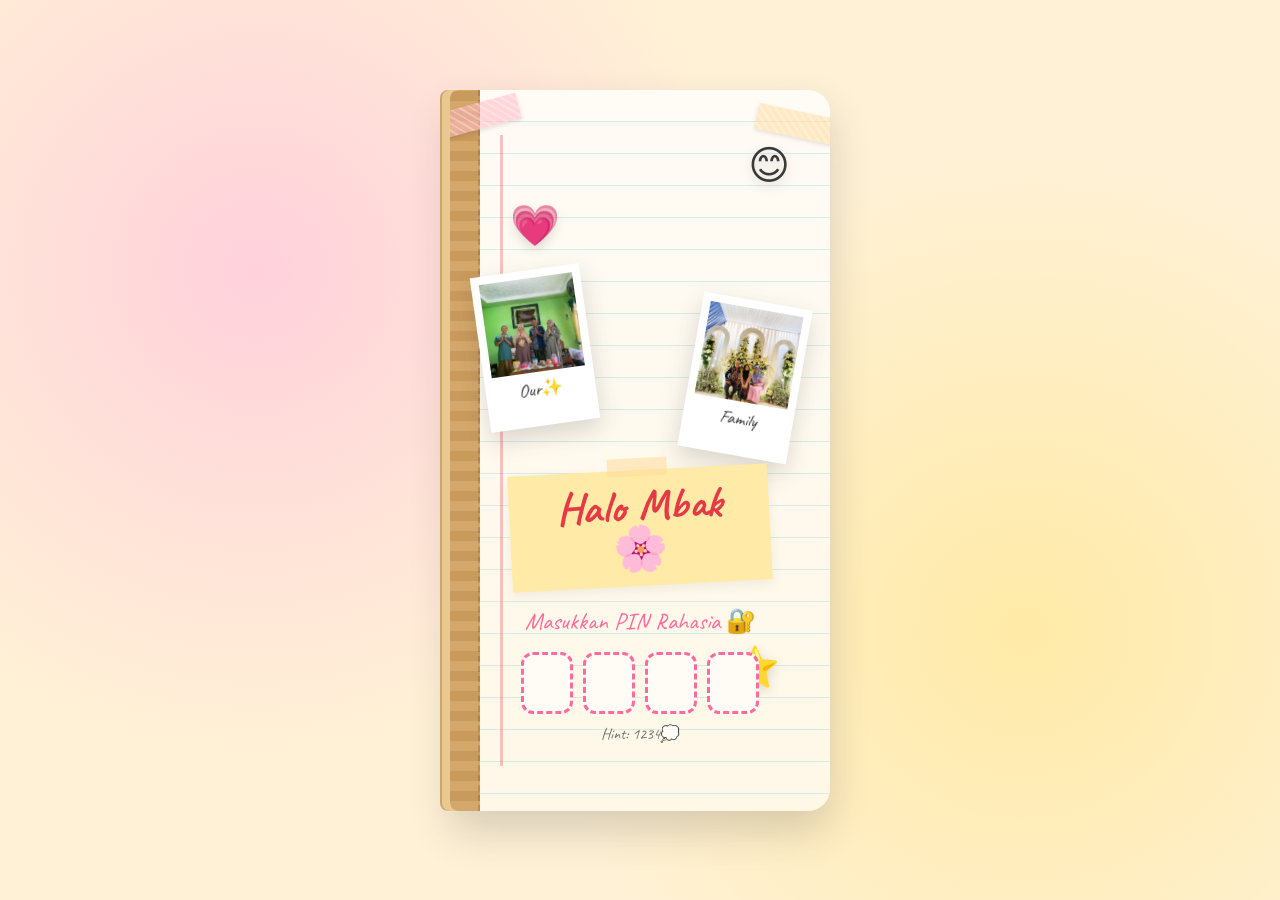
<file: Aqila/index.html>
<!DOCTYPE html>
<html lang="id">
<head>
<meta charset="UTF-8" />
<meta name="viewport" content="width=device-width, initial-scale=1.0, maximum-scale=1.0, user-scalable=no" />
<meta name="theme-color" content="#FFEAA7" />
<meta name="description" content="Love Scrapbook - A Cute Digital Diary" />
<title>Aqila Punya💕</title>

<link rel="preconnect" href="https://fonts.googleapis.com">
<link rel="preconnect" href="https://fonts.gstatic.com" crossorigin>
<link href="https://fonts.googleapis.com/css2?family=Fredoka:wght@400;500;600;700&family=Caveat:wght@400;700&family=Kalam:wght@300;400;700&family=Nunito:wght@400;600;800&display=swap" rel="stylesheet">

<link rel="stylesheet" href="style.css" />
</head>
<body>

<!-- ============ LOADING SCREEN ============ -->
<div id="loading" class="loading">
  <div class="loading-inner">
    <div class="loading-heart">💕</div>
    <p>Tunggu dulu bentar....</p>
  </div>
</div>

<!-- ============ FLOATING BACKGROUND DECORATIONS ============ -->
<div class="bg-decor" aria-hidden="true">
  <span class="float-el heart">💖</span>
  <span class="float-el heart" style="--delay:2s">💕</span>
  <span class="float-el star" style="--delay:1s">⭐</span>
  <span class="float-el star" style="--delay:3s">✨</span>
  <span class="float-el flower" style="--delay:0.5s">🌸</span>
  <span class="float-el flower" style="--delay:2.5s">🌷</span>
  <span class="float-el cloud" style="--delay:1.5s">☁️</span>
  <span class="float-el ribbon">🎀</span>
  <span class="float-el duck" style="--delay:4s">🦆</span>
  <span class="float-el bunny" style="--delay:3.5s">🐰</span>
</div>

<!-- ============ PIN SCREEN ============ -->
<section id="pinScreen" class="screen pin-screen active">
  <div class="notebook">
    <div class="notebook-spine"></div>
    <div class="notebook-lines" aria-hidden="true"></div>

    <div class="tape tape-top-left"></div>
    <div class="tape tape-top-right"></div>

    <div class="sticker sticker-smile">😊</div>
    <div class="sticker sticker-heart">💗</div>
    <div class="sticker sticker-star">⭐</div>

  <!-- Polaroid 1 dengan foto -->
<div class="polaroid polaroid-1">
  <div class="polaroid-img" style="background-image: url('assets/gambar/hero.webp'); background-size: cover; background-position: center;"></div>
  <div class="polaroid-caption">Our✨</div>
</div>

<!-- Polaroid 2 dengan foto -->
<div class="polaroid polaroid-2">
  <div class="polaroid-img" style="background-image: url('assets/gambar/photo7.webp'); background-size: cover; background-position: center;"></div>
  <div class="polaroid-caption">Family</div>
</div>

    <div class="sticky-note sticky-halo">
      <h1 class="handwritten">Halo Mbak 🌸</h1>
    </div>

    <div class="pin-box">
      <p class="pin-label">Masukkan PIN Rahasia 🔐</p>
      <div class="pin-inputs">
        <input type="tel" maxlength="1" inputmode="numeric" class="pin-input" data-idx="0" aria-label="PIN digit 1" />
        <input type="tel" maxlength="1" inputmode="numeric" class="pin-input" data-idx="1" aria-label="PIN digit 2" />
        <input type="tel" maxlength="1" inputmode="numeric" class="pin-input" data-idx="2" aria-label="PIN digit 3" />
        <input type="tel" maxlength="1" inputmode="numeric" class="pin-input" data-idx="3" aria-label="PIN digit 4" />
      </div>
      <p class="pin-hint">Hint: 1234💭</p>
      <div class="pin-error" id="pinError">SALAH jir, tolol banget💔</div>
    </div>
  </div>
</section>

<!-- ============ MAIN APP ============ -->
<main id="app" class="app">

  <!-- COVER / HOME -->
  <section class="page page-cover active" data-page="cover">
    <div class="scrapbook-page">
      <div class="tape tape-cover-1"></div>
      <div class="tape tape-cover-2"></div>
      <div class="tape tape-cover-3"></div>

      <div class="photo-frame photo-big tilt-left">
        <div class="photo" data-key="cover1" aria-label="Photo"></div>
        <div class="photo-caption handwritten">My Lovely 💕</div>
      </div>

      <div class="photo-frame photo-big tilt-right">
        <div class="photo" data-key="cover2" aria-label="Photo"></div>
        <div class="photo-caption handwritten">my favorite person</div>
      </div>

      <h1 class="cover-title" id="coverTitle">
        <span class="cover-pre">Hadiah kecil</span>
        <span class="cover-main" id="coverMainText">Buat</span>
      </h1>
      <p class="cover-name handwritten" id="coverName">Aqila 💖</p>

      <div class="cover-deco" aria-hidden="true">
        <span>🎀</span><span>🌸</span><span>⭐</span><span>🎈</span>
        <span>🐰</span><span>🧁</span><span>🍒</span><span>💝</span>
        <span>🎁</span><span>🌷</span>
      </div>
    </div>
  </section>

  <!-- PAGE: PHOTO ALBUM -->
  <section class="page" data-page="album">
    <div class="scrapbook-page">
      <div class="page-header">
        <span class="page-num">01</span>
        <h2 class="handwritten">Our Memories 📸</h2>
        <div class="washi-tape"></div>
      </div>
      <div class="album-grid" id="albumGrid"></div>
    </div>
  </section>

  <!-- PAGE: MINI GAMES -->
  <section class="page" data-page="games">
    <div class="scrapbook-page">
      <div class="page-header">
        <span class="page-num">02</span>
        <h2 class="handwritten">Mini Games 🎮</h2>
        <div class="washi-tape"></div>
      </div>
      <div class="game-menu">
        <button class="game-card" data-game="polaroid"><span class="g-ico">📷</span><span>Open Polaroid</span></button>
        <button class="game-card" data-game="sticker"><span class="g-ico">🎟️</span><span>Sticker Hunt</span></button>
        <button class="game-card" data-game="envelope"><span class="g-ico">💌</span><span>Love Letter</span></button>
        <button class="game-card" data-game="memory"><span class="g-ico">🧩</span><span>Memory Puzzle</span></button>
        <button class="game-card" data-game="gacha"><span class="g-ico">🎰</span><span>Fortune Gacha</span></button>
        <button class="game-card" data-game="wheel"><span class="g-ico">🎡</span><span>Spin Wheel</span></button>
        <button class="game-card" data-game="hidden"><span class="g-ico">💞</span><span>Hidden Hearts</span></button>
      </div>
    </div>
  </section>

  <!-- PAGE: LOVE LETTER -->
  <section class="page" data-page="letter">
    <div class="scrapbook-page letter-page">
      <div class="page-header">
        <span class="page-num">03</span>
        <h2 class="handwritten">Culat💌</h2>
        <div class="washi-tape"></div>
      </div>
      <div class="letter-paper">
        <div class="letter-lines" aria-hidden="true"></div>
        <div class="letter-date handwritten" id="letterDate"></div>
        <div class="letter-body handwritten" id="letterBody"></div>
        <div class="letter-sign handwritten" id="letterSign"></div>
      </div>
    </div>
  </section>

  <!-- PAGE: PLAYLIST -->
  <section class="page" data-page="playlist">
    <div class="scrapbook-page">
      <div class="page-header">
        <span class="page-num">04</span>
        <h2 class="handwritten">Our Playlist 🎵</h2>
        <div class="washi-tape"></div>
      </div>
      <div class="playlist-list" id="playlistList"></div>
    </div>
  </section>

  <!-- PAGE: QUOTES -->
  <section class="page" data-page="quotes">
    <div class="scrapbook-page">
      <div class="page-header">
        <span class="page-num">05</span>
        <h2 class="handwritten">YHAPING 💭</h2>
        <div class="washi-tape"></div>
      </div>
      <div class="quotes-wall" id="quotesWall"></div>
    </div>
  </section>

  <!-- PAGE: SECRET BOX -->
  <section class="page" data-page="secret">
    <div class="scrapbook-page">
      <div class="page-header">
        <span class="page-num">06</span>
        <h2 class="handwritten">Rahasia Jangan dibuka 🎁</h2>
        <div class="washi-tape"></div>
      </div>
      <div class="secret-box-wrap">
        <div class="gift-box" id="giftBox" role="button" tabindex="0" aria-label="Open secret box">
          <div class="gift-lid"></div>
          <div class="gift-body">
            <span class="gift-ribbon-v"></span>
            <span class="gift-ribbon-h"></span>
          </div>
          <div class="gift-bow">🎀</div>
          <div class="gift-label handwritten">kenapa dibuka💕</div>
        </div>
        <div class="surprise" id="surprise">
          <div class="surprise-content" id="surpriseContent"></div>
        </div>
      </div>
    </div>
  </section>

  <!-- PAGE: GALLERY -->
  <section class="page" data-page="gallery">
    <div class="scrapbook-page">
      <div class="page-header">
        <span class="page-num">07</span>
        <h2 class="handwritten">Foto foto🖼️</h2>
        <div class="washi-tape"></div>
      </div>
      <div class="gallery-grid" id="galleryGrid"></div>
    </div>
  </section>

  <!-- PAGE: TIMELINE -->
  <section class="page" data-page="timeline">
    <div class="scrapbook-page">
      <div class="page-header">
        <span class="page-num">08</span>
        <h2 class="handwritten">Our Journey 🗓️</h2>
        <div class="washi-tape"></div>
      </div>
      <div class="timeline" id="timeline"></div>
    </div>
  </section>

</main>

<!-- ============ MINI GAME OVERLAY ============ -->
<div class="game-overlay" id="gameOverlay" aria-hidden="true">
  <div class="game-modal" id="gameModal">
    <button class="game-close" id="gameClose" aria-label="Close">✕</button>
    <div class="game-content" id="gameContent"></div>
  </div>
</div>

<!-- ============ FLOATING NAVIGATION ============ -->
<nav class="fab-nav" aria-label="Main navigation">
  <button class="fab" data-goto="cover" aria-label="Cover">📖</button>
  <button class="fab" data-goto="album" aria-label="Album">📷</button>
  <button class="fab" data-goto="games" aria-label="Games">🎮</button>
  <button class="fab" data-goto="letter" aria-label="Letter">💌</button>
  <button class="fab" data-goto="playlist" aria-label="Playlist">🎵</button>
  <button class="fab" data-goto="secret" aria-label="Secret">🎁</button>
  <button class="fab sound-toggle" id="soundToggle" aria-label="Toggle sound">🔊</button>
</nav>

<!-- ============ PAGE NAV (PREV/NEXT) ============ -->
<div class="page-nav">
  <button class="page-btn prev" id="prevPage" aria-label="Previous page">◀</button>
  <div class="page-indicator" id="pageIndicator">1 / 9</div>
  <button class="page-btn next" id="nextPage" aria-label="Next page">▶</button>
</div>

<!-- ============ TOUCH EFFECT CANVAS ============ -->
<canvas id="touchCanvas" aria-hidden="true"></canvas>

<!-- ============ CONFETTI LAYER ============ -->
<div class="confetti-layer" id="confettiLayer" aria-hidden="true"></div>

<!-- AUDIO -->
<audio id="bgMusic" loop preload="none"></audio>

<script src="data.js"></script>
<script src="script.js"></script>
</body>
</html>
</file>
<file: Aqila/style.css>
/* ============================================================
   LOVE SCRAPBOOK V4 — KAWAII ROMANTIC DIARY
   ============================================================ */

:root{
  /* Background */
  --cream:#FFF8E7;
  --cream-2:#FFF1D6;
  --yellow:#FFEAA7;
  --peach:#FFD4A3;
  --pink-soft:#FFD1DC;
  --pink:#FFB6C1;
  --white:#FFFBF5;

  /* Accent */
  --pink-deep:#FF6B9D;
  --orange:#FF8C42;
  --sky:#87CEEB;
  --red:#E63946;
  --black:#3A3A3A;

  /* Tape colors */
  --tape-1:rgba(255,182,193,0.55);
  --tape-2:rgba(255,218,155,0.55);
  --tape-3:rgba(173,216,230,0.55);
  --tape-4:rgba(188,232,188,0.55);

  --shadow-soft:0 8px 24px rgba(230,57,70,0.12);
  --shadow-paper:0 4px 12px rgba(58,58,58,0.08);
  --shadow-photo:0 10px 22px rgba(58,58,58,0.18);

  --radius:18px;
  --radius-sm:10px;
}

*{box-sizing:border-box;margin:0;padding:0;-webkit-tap-highlight-color:transparent}
html,body{width:100%;min-height:100%;overflow-x:hidden}
body{
  font-family:'Fredoka','Nunito',system-ui,sans-serif;
  background:
    radial-gradient(circle at 10% 10%, var(--pink-soft) 0%, transparent 40%),
    radial-gradient(circle at 90% 20%, var(--yellow) 0%, transparent 40%),
    radial-gradient(circle at 50% 90%, var(--peach) 0%, transparent 50%),
    var(--cream);
  color:var(--black);
  min-height:100vh;
  position:relative;
  overscroll-behavior-y:none;
}

img{max-width:100%;display:block}
button{font-family:inherit;cursor:pointer;border:none;background:none;color:inherit}
input{font-family:inherit}

/* Typography */
.handwritten{font-family:'Caveat','Kalam',cursive;font-weight:700}
.kalam{font-family:'Kalam',cursive}

/* ============================================================
   LOADING
   ============================================================ */
.loading{
  position:fixed;inset:0;background:var(--cream);
  display:flex;align-items:center;justify-content:center;
  z-index:9999;transition:opacity .6s, visibility .6s;
}
.loading.hide{opacity:0;visibility:hidden}
.loading-inner{text-align:center}
.loading-heart{
  font-size:54px;
  animation:heartbeat 1s infinite;
}
.loading p{
  margin-top:14px;
  font-family:'Caveat',cursive;
  font-size:26px;
  color:var(--pink-deep);
}
@keyframes heartbeat{
  0%,100%{transform:scale(1)}
  50%{transform:scale(1.2)}
}

/* ============================================================
   FLOATING BACKGROUND DECORATIONS
   ============================================================ */
.bg-decor{
  position:fixed;inset:0;pointer-events:none;z-index:1;overflow:hidden;
}
.float-el{
  position:absolute;
  font-size:26px;
  opacity:.65;
  animation:floatY 9s ease-in-out infinite, floatX 13s ease-in-out infinite;
  animation-delay:var(--delay,0s);
  will-change:transform;
  filter:drop-shadow(0 2px 4px rgba(0,0,0,.08));
}
.float-el.heart{top:12%;left:8%}
.float-el.star{top:25%;left:75%}
.float-el.flower{top:40%;left:15%}
.float-el.cloud{top:60%;left:80%}
.float-el.ribbon{top:75%;left:20%}
.float-el.duck{top:85%;left:70%}
.float-el.bunny{top:18%;left:45%}

@keyframes floatY{
  0%,100%{transform:translateY(0) rotate(0)}
  50%{transform:translateY(-30px) rotate(10deg)}
}
@keyframes floatX{
  0%,100%{margin-left:0}
  50%{margin-left:20px}
}

/* ============================================================
   SCREEN BASE
   ============================================================ */
.screen{
  position:fixed;inset:0;
  display:flex;align-items:center;justify-content:center;
  padding:24px;
  z-index:100;
  opacity:0;visibility:hidden;
  transition:opacity .7s, visibility .7s;
}
.screen.active{opacity:1;visibility:visible}

/* ============================================================
   PIN SCREEN
   ============================================================ */
.pin-screen{
  background:
    radial-gradient(circle at 20% 30%, var(--pink-soft) 0%, transparent 40%),
    radial-gradient(circle at 80% 70%, var(--yellow) 0%, transparent 40%),
    var(--cream-2);
}

.notebook{
  position:relative;
  width:100%;
  max-width:380px;
  min-height:560px;
  background:
    repeating-linear-gradient(
      transparent 0px,
      transparent 31px,
      rgba(173,216,230,.45) 31px,
      rgba(173,216,230,.45) 32px
    ),
    linear-gradient(180deg, var(--white) 0%, var(--cream) 100%);
  border-radius:8px 22px 22px 8px;
  padding:40px 28px 30px;
  box-shadow:
    -8px 0 0 #E9C98F,
    -10px 0 0 #C9A66B,
    0 20px 40px rgba(58,58,58,0.2);
  overflow:hidden;
}
.notebook-spine{
  position:absolute;
  left:0;top:0;bottom:0;
  width:30px;
  background:
    repeating-linear-gradient(
      0deg,
      #D4A76A 0 10px,
      #C89A5C 10px 20px
    );
  border-right:2px dashed rgba(0,0,0,.15);
}
.notebook-lines{
  position:absolute;
  left:50px;top:45px;
  width:3px;height:calc(100% - 90px);
  background:rgba(230,57,70,.3);
}

/* Tape */
.tape{
  position:absolute;
  width:90px;height:26px;
  background:var(--tape-1);
  box-shadow:0 2px 4px rgba(0,0,0,.1);
  z-index:5;
}
.tape::before{
  content:'';
  position:absolute;inset:0;
  background:
    repeating-linear-gradient(
      45deg,
      transparent 0 4px,
      rgba(255,255,255,.3) 4px 6px
    );
}
.tape-top-left{top:14px;left:-20px;transform:rotate(-15deg)}
.tape-top-right{top:22px;right:-16px;transform:rotate(12deg);background:var(--tape-2)}
.tape-cover-1{top:-8px;left:20%;transform:rotate(-8deg);background:var(--tape-3)}
.tape-cover-2{top:-6px;right:15%;transform:rotate(6deg);background:var(--tape-4)}
.tape-cover-3{bottom:30%;left:-10px;transform:rotate(-4deg);background:var(--tape-1);width:70px}

/* Stickers */
.sticker{
  position:absolute;
  font-size:40px;
  filter:drop-shadow(0 4px 6px rgba(0,0,0,.15));
  animation:wobble 4s ease-in-out infinite;
  z-index:4;
}
.sticker-smile{top:50px;right:40px}
.sticker-heart{top:110px;left:60px;animation-delay:1s}
.sticker-star{bottom:120px;right:50px;animation-delay:2s}

@keyframes wobble{
  0%,100%{transform:rotate(-5deg) scale(1)}
  50%{transform:rotate(8deg) scale(1.08)}
}

/* Polaroids */
.polaroid{
  position:absolute;
  width:110px;
  background:white;
  padding:8px 8px 26px;
  box-shadow:var(--shadow-photo);
  z-index:3;
}
.polaroid-1{
  top:180px;left:30px;
  transform:rotate(-8deg);
  animation:polaroidFloat 6s ease-in-out infinite;
}
.polaroid-2{
  top:210px;right:30px;
  transform:rotate(10deg);
  animation:polaroidFloat 7s ease-in-out infinite 1s;
}
.polaroid-img{
  width:100%;aspect-ratio:1/1;
  background:linear-gradient(135deg,var(--pink-soft),var(--yellow));
  display:flex;align-items:center;justify-content:center;
  font-size:44px;
}
.polaroid-img::after{content:var(--emoji)}
.polaroid-caption{
  margin-top:6px;
  font-family:'Caveat',cursive;
  font-size:18px;
  text-align:center;
  color:var(--black);
}

@keyframes polaroidFloat{
  0%,100%{transform:rotate(-8deg) translateY(0)}
  50%{transform:rotate(-8deg) translateY(-6px)}
}

/* Sticky note */
.sticky-note{
  position:relative;
  margin:340px auto 20px;
  background:var(--yellow);
  padding:14px 20px;
  max-width:260px;
  transform:rotate(-3deg);
  box-shadow:var(--shadow-paper);
  z-index:5;
}
.sticky-note::before{
  content:'';
  position:absolute;top:-12px;left:50%;transform:translateX(-50%);
  width:60px;height:18px;
  background:var(--tape-2);
}
.sticky-note h1{
  font-size:44px;
  line-height:1;
  color:var(--red);
  text-align:center;
}

/* PIN Inputs */
.pin-box{
  margin-top:10px;
  text-align:center;
  z-index:6;
  position:relative;
}
.pin-label{
  font-family:'Caveat',cursive;
  font-size:24px;
  color:var(--pink-deep);
  margin-bottom:16px;
}
.pin-inputs{
  display:flex;gap:10px;justify-content:center;
  margin-bottom:10px;
}
.pin-input{
  width:52px;height:62px;
  border:3px dashed var(--pink-deep);
  background:var(--white);
  border-radius:12px;
  font-size:30px;
  font-family:'Fredoka',sans-serif;
  font-weight:700;
  text-align:center;
  color:var(--red);
  outline:none;
  transition:transform .2s, border-color .2s;
}
.pin-input:focus{
  transform:scale(1.08) rotate(-3deg);
  border-color:var(--orange);
  border-style:solid;
}
.pin-hint{
  font-family:'Caveat',cursive;
  color:var(--black);
  opacity:.7;
  font-size:16px;
  margin-top:8px;
}
.pin-error{
  font-family:'Caveat',cursive;
  color:var(--red);
  font-size:20px;
  margin-top:12px;
  opacity:0;
  transition:opacity .3s;
}
.pin-error.show{opacity:1;animation:shake .4s}
@keyframes shake{
  0%,100%{transform:translateX(0)}
  25%{transform:translateX(-8px)}
  75%{transform:translateX(8px)}
}

/* ============================================================
   APP / PAGE SYSTEM
   ============================================================ */
.app{
  position:relative;
  width:100%;
  min-height:100vh;
  padding:60px 16px 140px;
  z-index:2;
  display:none;
}
.app.ready{display:block;animation:fadeIn .8s}
@keyframes fadeIn{
  from{opacity:0;transform:scale(.98)}
  to{opacity:1;transform:scale(1)}
}

.page{
  position:absolute;
  inset:60px 0 140px;
  padding:0 8px;
  display:flex;
  align-items:flex-start;
  justify-content:center;
  opacity:0;
  visibility:hidden;
  transform:translateX(40px) rotateY(-15deg);
  transform-origin:left center;
  transition:opacity .6s, transform .8s cubic-bezier(.4,1.4,.5,1), visibility .6s;
  perspective:1000px;
}
.page.active{
  opacity:1;visibility:visible;
  transform:translateX(0) rotateY(0);
  position:relative;
  inset:auto;
}
.page.exit-left{
  transform:translateX(-120%) rotateY(-35deg);
  opacity:0;
}
.page.exit-right{
  transform:translateX(120%) rotateY(35deg);
  opacity:0;
}

/* Scrapbook page base */
.scrapbook-page{
  width:100%;
  max-width:440px;
  min-height:600px;
  background:
    repeating-linear-gradient(
      transparent 0,
      transparent 31px,
      rgba(173,216,230,.25) 31px,
      rgba(173,216,230,.25) 32px
    ),
    linear-gradient(180deg, var(--white) 0%, var(--cream) 100%);
  border-radius:14px 24px 24px 14px;
  padding:48px 22px 40px;
  position:relative;
  box-shadow:
    -6px 0 0 #E9C98F,
    -8px 0 0 #C9A66B,
    0 20px 40px rgba(58,58,58,0.15);
  overflow:hidden;
}

/* Page header */
.page-header{
  position:relative;
  text-align:center;
  margin-bottom:24px;
  padding-bottom:10px;
}
.page-num{
  display:inline-block;
  background:var(--pink-deep);
  color:white;
  font-family:'Fredoka',sans-serif;
  font-weight:700;
  padding:4px 14px;
  border-radius:20px;
  font-size:13px;
  letter-spacing:1px;
  margin-bottom:8px;
}
.page-header h2{
  font-size:40px;
  color:var(--red);
  line-height:1;
}
.washi-tape{
  width:120px;height:18px;
  margin:12px auto 0;
  background:
    repeating-linear-gradient(
      45deg,
      var(--pink-soft) 0 10px,
      var(--yellow) 10px 20px
    );
  border-radius:2px;
  opacity:.8;
}

/* ============================================================
   COVER PAGE
   ============================================================ */
.page-cover .scrapbook-page{
  background:
    radial-gradient(circle at 30% 20%, var(--pink-soft) 0%, transparent 50%),
    radial-gradient(circle at 70% 80%, var(--yellow) 0%, transparent 50%),
    linear-gradient(180deg, var(--white) 0%, var(--cream) 100%);
}

.photo-frame{
  position:relative;
  background:white;
  padding:8px 8px 32px;
  box-shadow:var(--shadow-photo);
  margin:18px auto;
  width:70%;
  max-width:240px;
}
.photo{
  width:100%;
  aspect-ratio:1/1;
  background:linear-gradient(135deg,var(--peach),var(--pink-soft));
  background-size:cover;
  background-position:center;
  display:flex;align-items:center;justify-content:center;
  font-size:70px;
  border-radius:2px;
}
.photo-caption{
  margin-top:6px;
  text-align:center;
  font-size:20px;
  color:var(--black);
}
.tilt-left{transform:rotate(-6deg)}
.tilt-right{transform:rotate(5deg);margin-top:-30px}

.cover-title{
  text-align:center;
  margin:40px 0 10px;
  position:relative;
}
.cover-pre{
  display:block;
  font-family:'Caveat',cursive;
  font-size:48px;
  color:var(--black);
}
.cover-main{
  display:block;
  font-family:'Fredoka',sans-serif;
  font-weight:700;
  font-size:64px;
  color:var(--red);
  text-shadow:3px 3px 0 var(--pink-soft);
  line-height:.9;
  animation:bounceSoft 2.5s ease-in-out infinite;
}
@keyframes bounceSoft{
  0%,100%{transform:translateY(0) scale(1)}
  50%{transform:translateY(-6px) scale(1.03)}
}

.cover-name{
  text-align:center;
  font-size:40px;
  color:var(--pink-deep);
  margin-bottom:20px;
}

.cover-deco{
  display:flex;
  flex-wrap:wrap;
  gap:12px;
  justify-content:center;
  font-size:30px;
  margin-top:10px;
}
.cover-deco span{
  animation:wobble 4s ease-in-out infinite;
  display:inline-block;
}
.cover-deco span:nth-child(2n){animation-delay:1s}
.cover-deco span:nth-child(3n){animation-delay:2s}

/* ============================================================
   ALBUM GRID
   ============================================================ */
.album-grid{
  display:grid;
  grid-template-columns:repeat(2,1fr);
  gap:18px;
}
.album-item{
  background:white;
  padding:6px 6px 26px;
  box-shadow:var(--shadow-photo);
  transition:transform .3s;
  position:relative;
}
.album-item:nth-child(odd){transform:rotate(-3deg)}
.album-item:nth-child(even){transform:rotate(3deg)}
.album-item:hover, .album-item:active{transform:rotate(0) scale(1.03);z-index:3}
.album-photo{
  width:100%;
  aspect-ratio:1/1;
  background:linear-gradient(135deg,var(--pink-soft),var(--sky));
  background-size:cover;
  background-position:center;
  display:flex;align-items:center;justify-content:center;
  font-size:50px;
}
.album-item .tape-mini{
  position:absolute;
  top:-8px;left:50%;transform:translateX(-50%) rotate(-3deg);
  width:50px;height:12px;
  background:var(--tape-1);
  z-index:2;
}
.album-item .tape-mini.t-alt{background:var(--tape-3)}
.album-caption{
  font-family:'Caveat',cursive;
  text-align:center;
  font-size:18px;
  margin-top:6px;
  color:var(--black);
}

/* ============================================================
   GAME MENU
   ============================================================ */
.game-menu{
  display:grid;
  grid-template-columns:repeat(2,1fr);
  gap:14px;
}
.game-card{
  background:white;
  border-radius:var(--radius);
  padding:18px 10px;
  box-shadow:var(--shadow-paper);
  display:flex;flex-direction:column;align-items:center;gap:8px;
  font-family:'Fredoka',sans-serif;
  font-weight:600;
  color:var(--black);
  transition:transform .25s, box-shadow .25s;
  border:2px dashed var(--pink-soft);
  position:relative;
}
.game-card:active{transform:scale(.96) rotate(-2deg)}
.game-card .g-ico{
  font-size:44px;
  animation:wobble 3s ease-in-out infinite;
}

/* ============================================================
   LOVE LETTER
   ============================================================ */
.letter-paper{
  position:relative;
  background:var(--white);
  padding:30px 22px 40px;
  border-radius:6px;
  box-shadow:var(--shadow-paper);
  min-height:400px;
  background-image:
    repeating-linear-gradient(
      transparent 0,
      transparent 31px,
      rgba(173,216,230,.3) 31px,
      rgba(173,216,230,.3) 32px
    );
}
.letter-paper::before{
  content:'';
  position:absolute;top:-14px;left:40px;
  width:80px;height:22px;
  background:var(--tape-2);
  transform:rotate(-4deg);
}
.letter-date{
  font-size:22px;
  color:var(--black);
  opacity:.6;
  margin-bottom:18px;
}
.letter-body{
  font-size:26px;
  line-height:1.3;
  color:var(--black);
  white-space:pre-wrap;
  min-height:200px;
}
.letter-body .cursor{
  display:inline-block;
  width:2px;height:26px;
  background:var(--red);
  vertical-align:middle;
  margin-left:2px;
  animation:blink 1s infinite;
}
@keyframes blink{
  0%,50%{opacity:1}
  51%,100%{opacity:0}
}
.letter-sign{
  text-align:right;
  font-size:34px;
  color:var(--pink-deep);
  margin-top:20px;
}

/* ============================================================
   PLAYLIST
   ============================================================ */
.playlist-list{
  display:flex;flex-direction:column;gap:14px;
}
.music-card{
  background:white;
  border-radius:var(--radius);
  padding:12px;
  display:flex;align-items:center;gap:12px;
  box-shadow:var(--shadow-paper);
  position:relative;
}
.music-card::before{
  content:'';
  position:absolute;top:-8px;right:20px;
  width:50px;height:14px;
  background:var(--tape-3);
  transform:rotate(4deg);
}
.music-cover{
  width:60px;height:60px;
  border-radius:12px;
  background:linear-gradient(135deg,var(--pink),var(--yellow));
  display:flex;align-items:center;justify-content:center;
  font-size:30px;
  flex-shrink:0;
}
.music-info{
  flex:1;min-width:0;
}
.music-title{
  font-family:'Fredoka',sans-serif;
  font-weight:600;
  font-size:15px;
  color:var(--black);
  white-space:nowrap;overflow:hidden;text-overflow:ellipsis;
}
.music-artist{
  font-family:'Caveat',cursive;
  font-size:18px;
  color:var(--pink-deep);
}
.music-btns{
  display:flex;gap:6px;
}
.music-btn{
  width:38px;height:38px;
  border-radius:50%;
  background:var(--pink-deep);
  color:white;
  font-size:16px;
  display:flex;align-items:center;justify-content:center;
  transition:transform .2s;
}
.music-btn:active{transform:scale(.9)}
.music-btn.playing{background:var(--orange)}

/* ============================================================
   QUOTES WALL
   ============================================================ */
.quotes-wall{
  display:flex;flex-direction:column;gap:22px;
}
.quote-note{
  padding:22px 18px;
  min-height:120px;
  border-radius:4px;
  box-shadow:var(--shadow-paper);
  position:relative;
  font-family:'Caveat',cursive;
  font-size:24px;
  line-height:1.3;
  color:var(--black);
}
.quote-note:nth-child(odd){transform:rotate(-2deg);background:var(--yellow)}
.quote-note:nth-child(even){transform:rotate(2deg);background:var(--pink-soft)}
.quote-note:nth-child(3n){background:var(--sky)}
.quote-note::before{
  content:'';
  position:absolute;top:-10px;left:50%;transform:translateX(-50%);
  width:50px;height:16px;
  background:var(--tape-2);
  z-index:2;
}
.quote-note::after{
  content:'💕';
  position:absolute;bottom:8px;right:12px;
  font-size:18px;
  opacity:.6;
}

/* ============================================================
   SECRET BOX
   ============================================================ */
.secret-box-wrap{
  display:flex;flex-direction:column;align-items:center;gap:30px;
  min-height:400px;
}
.gift-box{
  position:relative;
  width:180px;height:180px;
  cursor:pointer;
  animation:boxBounce 3s ease-in-out infinite;
}
@keyframes boxBounce{
  0%,100%{transform:translateY(0)}
  50%{transform:translateY(-10px)}
}
.gift-body{
  position:absolute;
  bottom:0;left:0;right:0;
  height:130px;
  background:linear-gradient(135deg,var(--pink-deep),var(--red));
  border-radius:8px;
  overflow:hidden;
  box-shadow:var(--shadow-photo);
}
.gift-ribbon-v{
  position:absolute;
  left:50%;top:0;bottom:0;
  width:24px;
  background:var(--yellow);
  transform:translateX(-50%);
}
.gift-ribbon-h{
  position:absolute;
  top:50%;left:0;right:0;
  height:24px;
  background:var(--yellow);
  transform:translateY(-50%);
}
.gift-lid{
  position:absolute;
  top:30px;left:-8px;right:-8px;
  height:40px;
  background:linear-gradient(135deg,var(--pink-deep),var(--red));
  border-radius:6px;
  box-shadow:var(--shadow-paper);
  transition:transform .6s cubic-bezier(.4,1.4,.5,1);
}
.gift-bow{
  position:absolute;
  top:0;left:50%;
  transform:translateX(-50%);
  font-size:50px;
  z-index:2;
  transition:transform .6s;
}
.gift-label{
  margin-top:14px;
  font-size:28px;
  color:var(--pink-deep);
  text-align:center;
}
.gift-box.opened .gift-lid{
  transform:translateY(-80px) rotate(-15deg);
}
.gift-box.opened .gift-bow{
  transform:translateX(-50%) translateY(-70px) rotate(-15deg);
}
.gift-box.opened .gift-body{
  transform:scaleY(.4);
  transform-origin:bottom;
}

.surprise{
  opacity:0;visibility:hidden;
  transition:opacity .5s, visibility .5s, transform .5s;
  transform:scale(.5);
  text-align:center;
  width:100%;
}
.surprise.show{
  opacity:1;visibility:visible;
  transform:scale(1);
}
.surprise-content{
  background:var(--white);
  border-radius:var(--radius);
  padding:24px;
  box-shadow:var(--shadow-soft);
  border:3px dashed var(--pink-deep);
  font-family:'Caveat',cursive;
  font-size:26px;
  color:var(--black);
  line-height:1.4;
}

/* ============================================================
   GALLERY (Pinterest)
   ============================================================ */
.gallery-grid{
  columns:2;
  column-gap:12px;
}
.gallery-item{
  break-inside:avoid;
  margin-bottom:12px;
  background:white;
  padding:6px;
  border-radius:14px;
  box-shadow:var(--shadow-paper);
  transition:transform .3s;
}
.gallery-photo{
  width:100%;
  background:linear-gradient(135deg,var(--pink-soft),var(--sky));
  background-size:cover;
  background-position:center;
  border-radius:10px;
  display:flex;align-items:center;justify-content:center;
  font-size:50px;
}
.gallery-item:nth-child(3n) .gallery-photo{aspect-ratio:3/4}
.gallery-item:nth-child(3n+1) .gallery-photo{aspect-ratio:4/5}
.gallery-item:nth-child(3n+2) .gallery-photo{aspect-ratio:1/1}

/* ============================================================
   TIMELINE
   ============================================================ */
.timeline{
  position:relative;
  padding-left:28px;
}
.timeline::before{
  content:'';
  position:absolute;
  left:10px;top:0;bottom:0;
  width:3px;
  background:
    repeating-linear-gradient(
      0deg,
      var(--pink-deep) 0 8px,
      transparent 8px 16px
    );
}
.tl-item{
  position:relative;
  background:var(--white);
  padding:14px 16px;
  border-radius:var(--radius);
  box-shadow:var(--shadow-paper);
  margin-bottom:18px;
}
.tl-item::before{
  content:'';
  position:absolute;
  left:-24px;top:18px;
  width:16px;height:16px;
  background:var(--pink-deep);
  border:3px solid var(--white);
  border-radius:50%;
  box-shadow:0 0 0 2px var(--pink-deep);
}
.tl-date{
  font-family:'Fredoka',sans-serif;
  font-weight:600;
  color:var(--red);
  font-size:14px;
  margin-bottom:4px;
}
.tl-title{
  font-family:'Caveat',cursive;
  font-size:26px;
  color:var(--black);
  margin-bottom:4px;
}
.tl-desc{
  font-size:14px;
  color:var(--black);
  opacity:.8;
  line-height:1.5;
}

/* ============================================================
   GAME OVERLAY / MODAL
   ============================================================ */
.game-overlay{
  position:fixed;inset:0;
  background:rgba(58,58,58,0.55);
  backdrop-filter:blur(4px);
  z-index:500;
  display:flex;align-items:center;justify-content:center;
  padding:18px;
  opacity:0;visibility:hidden;
  transition:opacity .3s, visibility .3s;
}
.game-overlay.open{opacity:1;visibility:visible}
.game-modal{
  background:var(--cream);
  border-radius:24px;
  width:100%;
  max-width:400px;
  max-height:85vh;
  overflow:auto;
  padding:28px 20px 24px;
  position:relative;
  box-shadow:0 20px 50px rgba(0,0,0,.3);
  transform:scale(.7);
  transition:transform .4s cubic-bezier(.4,1.4,.5,1);
  border:4px dashed var(--pink-soft);
}
.game-overlay.open .game-modal{transform:scale(1)}
.game-close{
  position:absolute;
  top:10px;right:10px;
  width:34px;height:34px;
  background:var(--red);
  color:white;
  border-radius:50%;
  font-weight:700;
  font-size:16px;
  z-index:10;
}
.game-content{
  position:relative;
}
.game-content h3{
  font-family:'Caveat',cursive;
  font-size:34px;
  text-align:center;
  color:var(--red);
  margin-bottom:16px;
}

/* --- Polaroid Game --- */
.polaroid-grid{
  display:grid;
  grid-template-columns:repeat(3,1fr);
  gap:10px;
}
.po-card{
  aspect-ratio:3/4;
  perspective:800px;
  cursor:pointer;
}
.po-inner{
  position:relative;
  width:100%;height:100%;
  transition:transform .6s;
  transform-style:preserve-3d;
}
.po-card.flipped .po-inner{transform:rotateY(180deg)}
.po-face{
  position:absolute;inset:0;
  backface-visibility:hidden;
  border-radius:6px;
  background:white;
  box-shadow:var(--shadow-paper);
  overflow:hidden;
  padding:4px 4px 20px;
}
.po-back{
  background:
    repeating-linear-gradient(
      45deg,
      var(--pink-deep) 0 10px,
      var(--pink) 10px 20px
    );
  display:flex;align-items:center;justify-content:center;
  font-size:30px;
  color:white;
}
.po-front{transform:rotateY(180deg)}
.po-img{
  width:100%;
  aspect-ratio:1/1;
  background:linear-gradient(135deg,var(--peach),var(--pink-soft));
  background-size:cover;
  background-position:center;
  display:flex;align-items:center;justify-content:center;
  font-size:32px;
  border-radius:2px;
}
.po-cap{
  font-family:'Caveat',cursive;
  text-align:center;
  margin-top:4px;
  font-size:14px;
}

/* --- Sticker Hunt --- */
.sticker-scene{
  position:relative;
  width:100%;
  aspect-ratio:1/1;
  background:
    radial-gradient(circle at 30% 40%, var(--pink-soft) 0%, transparent 60%),
    radial-gradient(circle at 70% 60%, var(--yellow) 0%, transparent 60%),
    var(--cream);
  border-radius:var(--radius);
  overflow:hidden;
}
.sticker-scene .deco-bg{
  position:absolute;
  font-size:30px;
  opacity:.5;
}
.hunt-sticker{
  position:absolute;
  font-size:32px;
  cursor:pointer;
  transition:transform .3s;
  filter:drop-shadow(0 3px 5px rgba(0,0,0,.2));
  animation:wobble 3s ease-in-out infinite;
}
.hunt-sticker.found{
  transform:scale(1.4) rotate(20deg);
  opacity:.4;
  pointer-events:none;
}
.hunt-progress{
  margin-top:14px;
  text-align:center;
  font-family:'Caveat',cursive;
  font-size:24px;
  color:var(--pink-deep);
}
.progress-bar{
  margin-top:8px;
  height:14px;
  background:white;
  border-radius:10px;
  overflow:hidden;
  border:2px dashed var(--pink-soft);
}
.progress-fill{
  height:100%;
  background:linear-gradient(90deg,var(--pink-deep),var(--orange));
  width:0;
  transition:width .4s;
}

/* --- Envelope Game --- */
.envelope-wrap{
  display:flex;flex-direction:column;align-items:center;gap:20px;
}
.envelope{
  position:relative;
  width:240px;
  height:160px;
  cursor:pointer;
}
.env-body{
  position:absolute;inset:0;
  background:linear-gradient(135deg,var(--peach),var(--pink-soft));
  border-radius:8px;
  box-shadow:var(--shadow-photo);
  overflow:hidden;
}
.env-flap{
  position:absolute;
  top:0;left:0;right:0;
  height:80px;
  background:linear-gradient(135deg,var(--pink-soft),var(--peach));
  clip-path:polygon(0 0, 100% 0, 50% 100%);
  transform-origin:top center;
  transition:transform .8s cubic-bezier(.4,1.4,.5,1);
  z-index:3;
  box-shadow:inset 0 -2px 0 rgba(0,0,0,.1);
}
.env-front{
  position:absolute;
  bottom:0;left:0;right:0;
  height:100px;
  background:linear-gradient(135deg,var(--peach),var(--pink-soft));
  clip-path:polygon(0 0, 50% 50%, 100% 0, 100% 100%, 0 100%);
  z-index:4;
}
.env-letter{
  position:absolute;
  left:10%;right:10%;top:20px;
  height:120px;
  background:var(--white);
  border-radius:4px;
  padding:10px;
  font-family:'Caveat',cursive;
  font-size:14px;
  color:var(--black);
  overflow:hidden;
  z-index:2;
  transition:transform 1s cubic-bezier(.4,1.4,.5,1) .3s;
  box-shadow:var(--shadow-paper);
}
.envelope.open .env-flap{transform:rotateX(180deg)}
.envelope.open .env-letter{transform:translateY(-100px)}
.env-seal{
  position:absolute;
  top:70px;left:50%;transform:translateX(-50%);
  width:40px;height:40px;
  background:var(--red);
  border-radius:50%;
  z-index:5;
  display:flex;align-items:center;justify-content:center;
  color:white;
  font-size:20px;
  box-shadow:0 3px 6px rgba(0,0,0,.2);
  transition:transform .5s;
}
.envelope.open .env-seal{transform:translateX(-50%) scale(0);opacity:0}
.env-hint{
  font-family:'Caveat',cursive;
  font-size:22px;
  color:var(--pink-deep);
}

/* --- Memory Puzzle --- */
.mem-grid{
  display:grid;
  grid-template-columns:repeat(4,1fr);
  gap:8px;
}
.mem-card{
  aspect-ratio:1/1;
  perspective:600px;
  cursor:pointer;
}
.mem-inner{
  position:relative;
  width:100%;height:100%;
  transform-style:preserve-3d;
  transition:transform .5s;
}
.mem-card.flip .mem-inner{transform:rotateY(180deg)}
.mem-card.matched .mem-inner{transform:rotateY(180deg) scale(.95)}
.mem-card.matched .mem-face{opacity:.6}
.mem-face{
  position:absolute;inset:0;
  backface-visibility:hidden;
  border-radius:10px;
  display:flex;align-items:center;justify-content:center;
  font-size:36px;
  box-shadow:var(--shadow-paper);
}
.mem-front{
  background:
    repeating-linear-gradient(
      45deg,
      var(--pink-deep) 0 8px,
      var(--pink) 8px 16px
    );
}
.mem-front::after{
  content:'?';
  color:white;
  font-family:'Fredoka',sans-serif;
  font-weight:700;
  font-size:30px;
}
.mem-back{
  background:white;
  transform:rotateY(180deg);
}
.mem-status{
  margin-top:14px;
  text-align:center;
  font-family:'Caveat',cursive;
  font-size:22px;
  color:var(--pink-deep);
}

/* --- Gacha --- */
.gacha-machine{
  display:flex;flex-direction:column;align-items:center;gap:14px;
}
.gacha-body{
  width:180px;
  background:linear-gradient(135deg,var(--pink-deep),var(--red));
  border-radius:20px;
  padding:18px 14px;
  position:relative;
  box-shadow:var(--shadow-photo);
}
.gacha-globe{
  width:100%;
  aspect-ratio:1/1;
  background:radial-gradient(circle at 30% 30%, white 0%, rgba(255,255,255,.4) 40%, transparent 60%),
    linear-gradient(135deg,var(--sky),var(--pink-soft));
  border-radius:50%;
  border:4px solid var(--yellow);
  display:flex;align-items:center;justify-content:center;
  font-size:44px;
  position:relative;
  overflow:hidden;
}
.gacha-globe .capsule{
  position:absolute;
  font-size:22px;
  animation:capsuleFloat 4s ease-in-out infinite;
}
.gacha-globe .capsule:nth-child(1){top:20%;left:20%}
.gacha-globe .capsule:nth-child(2){top:30%;right:25%;animation-delay:1s}
.gacha-globe .capsule:nth-child(3){bottom:25%;left:30%;animation-delay:2s}
@keyframes capsuleFloat{
  0%,100%{transform:translateY(0) rotate(0)}
  50%{transform:translateY(-6px) rotate(15deg)}
}
.gacha-slot{
  margin-top:10px;
  width:70%;
  height:28px;
  background:var(--black);
  margin-left:auto;margin-right:auto;
  border-radius:14px;
  position:relative;
  overflow:hidden;
}
.gacha-knob{
  width:36px;height:36px;
  background:var(--yellow);
  border-radius:50%;
  margin-top:12px;
  border:3px solid var(--orange);
  box-shadow:var(--shadow-paper);
  cursor:pointer;
  transition:transform .2s;
}
.gacha-knob:active{transform:scale(.9)}
.gacha-knob.spin{animation:knobSpin 1.5s}
@keyframes knobSpin{
  0%{transform:rotate(0)}
  100%{transform:rotate(720deg)}
}
.gacha-result{
  margin-top:10px;
  background:var(--white);
  padding:14px 16px;
  border-radius:14px;
  border:3px dashed var(--pink-deep);
  font-family:'Caveat',cursive;
  font-size:22px;
  text-align:center;
  min-height:60px;
  display:flex;align-items:center;justify-content:center;
  color:var(--black);
  opacity:0;
  transition:opacity .4s;
}
.gacha-result.show{opacity:1}

/* --- Spin Wheel --- */
.wheel-wrap{
  display:flex;flex-direction:column;align-items:center;gap:16px;
}
.wheel-container{
  position:relative;
  width:240px;height:240px;
}
.wheel{
  width:100%;height:100%;
  border-radius:50%;
  border:6px solid var(--white);
  box-shadow:var(--shadow-photo);
  position:relative;
  overflow:hidden;
  transition:transform 4s cubic-bezier(.2,.8,.3,1);
}
.wheel-seg{
  position:absolute;
  top:0;left:50%;
  width:50%;height:50%;
  transform-origin:bottom left;
  display:flex;align-items:flex-start;justify-content:center;
  padding-top:20px;
  font-size:30px;
  color:white;
  text-shadow:1px 1px 0 rgba(0,0,0,.3);
}
.wheel-pointer{
  position:absolute;
  top:-12px;left:50%;transform:translateX(-50%);
  width:0;height:0;
  border-left:14px solid transparent;
  border-right:14px solid transparent;
  border-top:24px solid var(--red);
  z-index:3;
  filter:drop-shadow(0 2px 3px rgba(0,0,0,.3));
}
.wheel-center{
  position:absolute;
  top:50%;left:50%;
  transform:translate(-50%,-50%);
  width:40px;height:40px;
  background:var(--yellow);
  border:4px solid var(--white);
  border-radius:50%;
  z-index:2;
  display:flex;align-items:center;justify-content:center;
  font-size:20px;
}
.wheel-btn{
  background:var(--pink-deep);
  color:white;
  padding:12px 28px;
  border-radius:30px;
  font-family:'Fredoka',sans-serif;
  font-weight:600;
  font-size:16px;
  box-shadow:var(--shadow-paper);
}
.wheel-btn:disabled{opacity:.5}
.wheel-result{
  background:var(--white);
  padding:14px;
  border-radius:14px;
  border:3px dashed var(--pink-deep);
  font-family:'Caveat',cursive;
  font-size:22px;
  text-align:center;
  width:100%;
  min-height:50px;
  color:var(--black);
}

/* --- Hidden Hearts --- */
.hidden-scene{
  position:relative;
  width:100%;
  aspect-ratio:1/1;
  background:
    radial-gradient(circle at 30% 30%, var(--pink-soft), transparent 60%),
    radial-gradient(circle at 70% 70%, var(--yellow), transparent 60%),
    var(--cream);
  border-radius:var(--radius);
  overflow:hidden;
}
.hidden-scene .obj{
  position:absolute;
  font-size:30px;
}
.hidden-heart{
  position:absolute;
  font-size:22px;
  cursor:pointer;
  opacity:.55;
  transition:transform .3s, opacity .3s;
  filter:drop-shadow(0 2px 4px rgba(0,0,0,.2));
}
.hidden-heart.found{
  transform:scale(1.5);
  opacity:1;
  animation:heartPop .6s;
  pointer-events:none;
}
@keyframes heartPop{
  0%{transform:scale(1)}
  50%{transform:scale(2)}
  100%{transform:scale(1.5)}
}
.hidden-status{
  margin-top:14px;
  text-align:center;
  font-family:'Caveat',cursive;
  font-size:22px;
  color:var(--pink-deep);
}

/* ============================================================
   FLOATING NAV
   ============================================================ */
.fab-nav{
  position:fixed;
  bottom:20px;left:50%;
  transform:translateX(-50%);
  background:rgba(255,255,255,.92);
  backdrop-filter:blur(10px);
  padding:8px 10px;
  border-radius:40px;
  display:flex;gap:6px;
  box-shadow:0 10px 30px rgba(230,57,70,.2);
  z-index:300;
  border:2px dashed var(--pink-soft);
  opacity:0;
  visibility:hidden;
  transition:opacity .4s, visibility .4s;
}
.app.ready .fab-nav{opacity:1;visibility:visible}
.fab{
  width:40px;height:40px;
  border-radius:50%;
  background:var(--pink-soft);
  display:flex;align-items:center;justify-content:center;
  font-size:18px;
  transition:transform .2s, background .2s;
}
.fab:active{transform:scale(.9)}
.fab.active{background:var(--pink-deep)}
.fab.sound-toggle{background:var(--yellow)}

/* ============================================================
   PAGE NAV
   ============================================================ */
.page-nav{
  position:fixed;
  top:50%;right:10px;
  transform:translateY(-50%);
  display:flex;flex-direction:column;align-items:center;gap:8px;
  z-index:300;
  opacity:0;visibility:hidden;
  transition:opacity .4s, visibility .4s;
}
.app.ready .page-nav{opacity:1;visibility:visible}
.page-btn{
  width:42px;height:42px;
  border-radius:50%;
  background:rgba(255,255,255,.9);
  display:flex;align-items:center;justify-content:center;
  font-size:16px;
  box-shadow:var(--shadow-paper);
  transition:transform .2s;
}
.page-btn:active{transform:scale(.9)}
.page-indicator{
  background:var(--pink-deep);
  color:white;
  font-family:'Fredoka',sans-serif;
  font-weight:600;
  padding:4px 10px;
  border-radius:20px;
  font-size:12px;
}

/* ============================================================
   TOUCH CANVAS
   ============================================================ */
#touchCanvas{
  position:fixed;inset:0;
  width:100%;height:100%;
  pointer-events:none;
  z-index:400;
}

/* ============================================================
   CONFETTI
   ============================================================ */
.confetti-layer{
  position:fixed;inset:0;
  pointer-events:none;
  z-index:600;
  overflow:hidden;
}
.confetti-piece{
  position:absolute;
  width:10px;height:14px;
  top:-20px;
  animation:confettiFall 3s linear forwards;
}
@keyframes confettiFall{
  0%{transform:translateY(0) rotate(0);opacity:1}
  100%{transform:translateY(100vh) rotate(720deg);opacity:0}
}

/* ============================================================
   REDUCE MOTION
   ============================================================ */
@media (prefers-reduced-motion: reduce){
  *,*::before,*::after{
    animation-duration:.01ms !important;
    animation-iteration-count:1 !important;
    transition-duration:.01ms !important;
  }
}

/* ============================================================
   RESPONSIVE TWEAKS
   ============================================================ */
@media (min-width:500px){
  .scrapbook-page{max-width:480px}
  .cover-main{font-size:78px}
}
/* ============================================================
   FIX: SCROLL HALUS & HALAMAN TIDAK TERLALU PANJANG
   ============================================================ */

/* Batasi tinggi halaman scrapbook agar muat di layar HP */
.scrapbook-page {
  max-height: 85vh; /* Maksimal 85% tinggi layar */
  overflow-y: auto; /* Aktifkan scroll jika konten kepanjangan */
  -webkit-overflow-scrolling: touch; /* Scroll halus khas iPhone/Android */
  padding-right: 8px; /* Ruang agar konten tidak tertutup scrollbar */
}

/* Mempercantik scrollbar agar tetap estetik (tipis & pink) */
.scrapbook-page::-webkit-scrollbar {
  width: 4px;
}
.scrapbook-page::-webkit-scrollbar-track {
  background: transparent;
}
.scrapbook-page::-webkit-scrollbar-thumb {
  background: var(--pink-soft);
  border-radius: 10px;
}

/* Perbaiki layout cover agar tidak terlalu renggang ke bawah */
.page-cover .scrapbook-page {
  display: flex;
  flex-direction: column;
  align-items: center;
  justify-content: flex-start;
  padding-top: 30px;
}

.cover-deco {
  margin-top: 10px;
  margin-bottom: 20px; /* Batasi jarak ke bawah */
}

/* Pastikan canvas touch effect TIDAK mengganggu scroll */
#touchCanvas {
  pointer-events: none !important; /* Wajib: agar sentuhan tembus ke bawah untuk scroll */
  z-index: 400;
}
</file>
